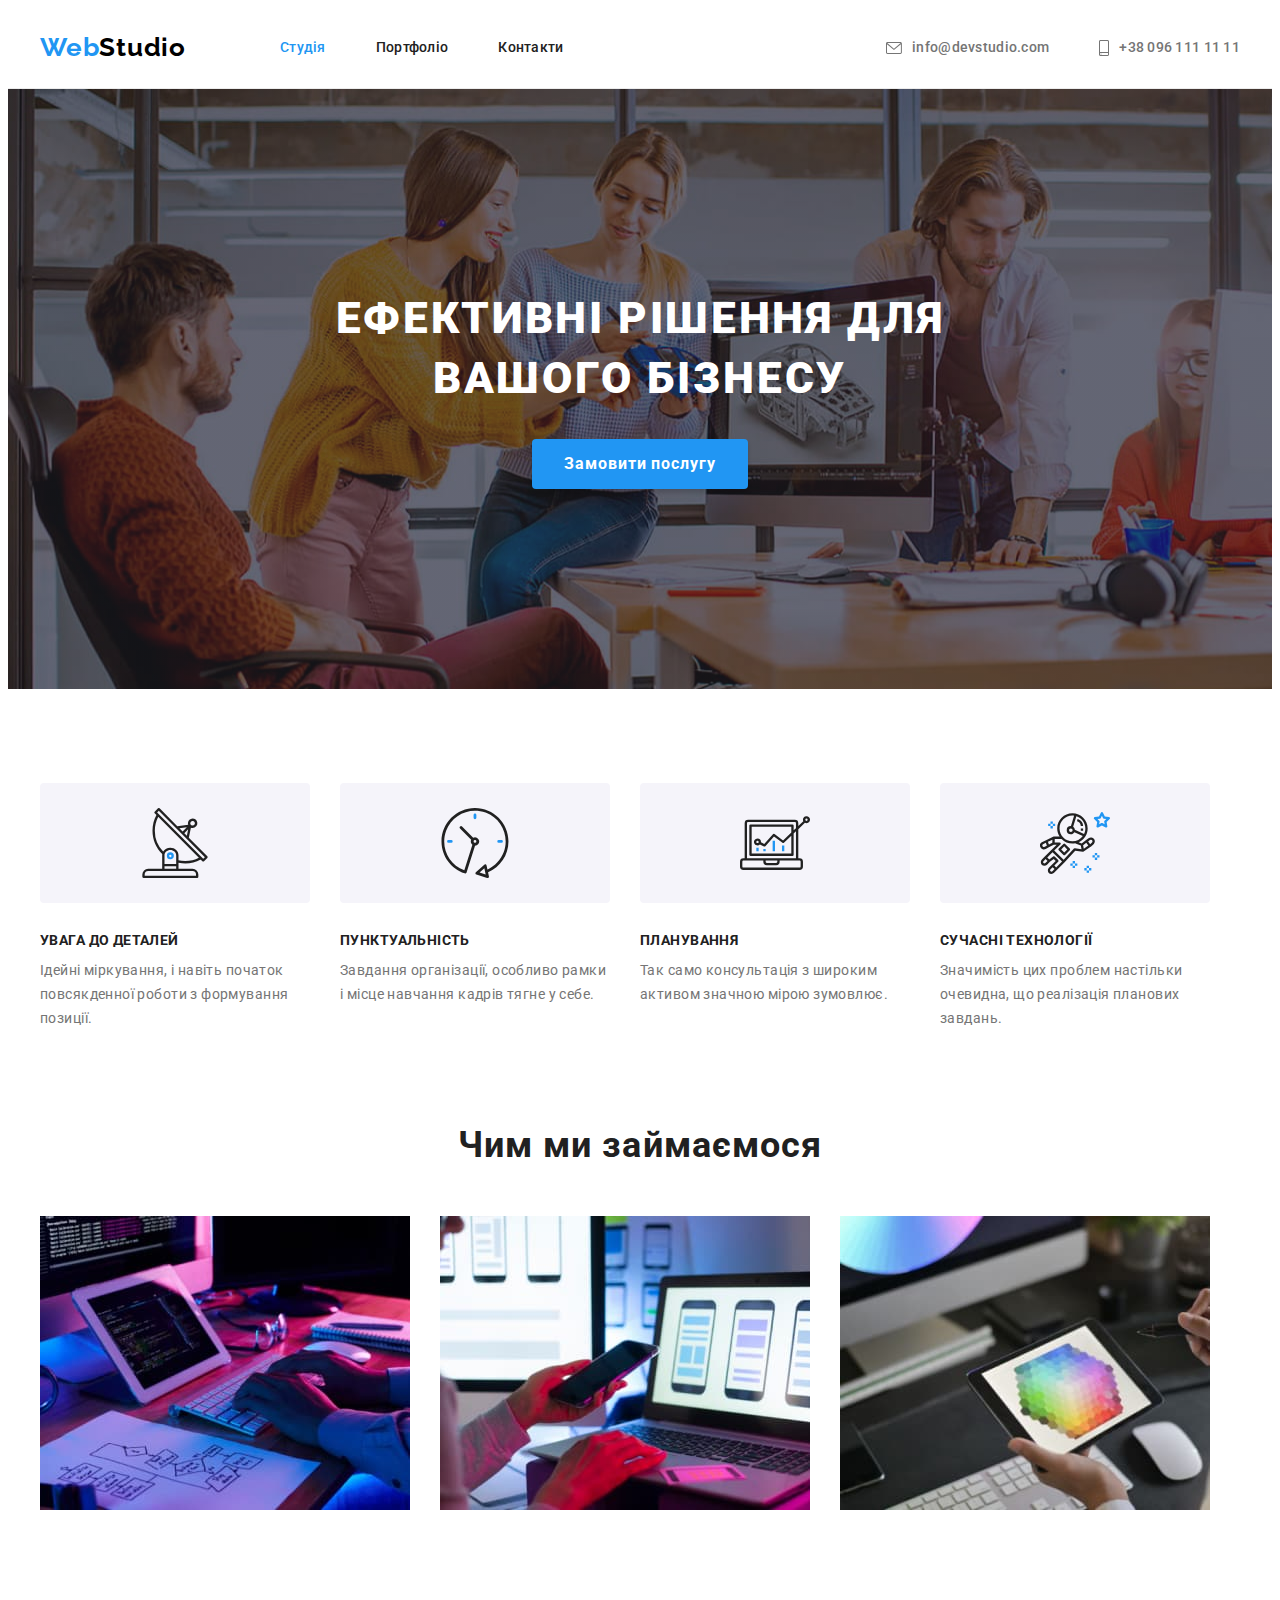
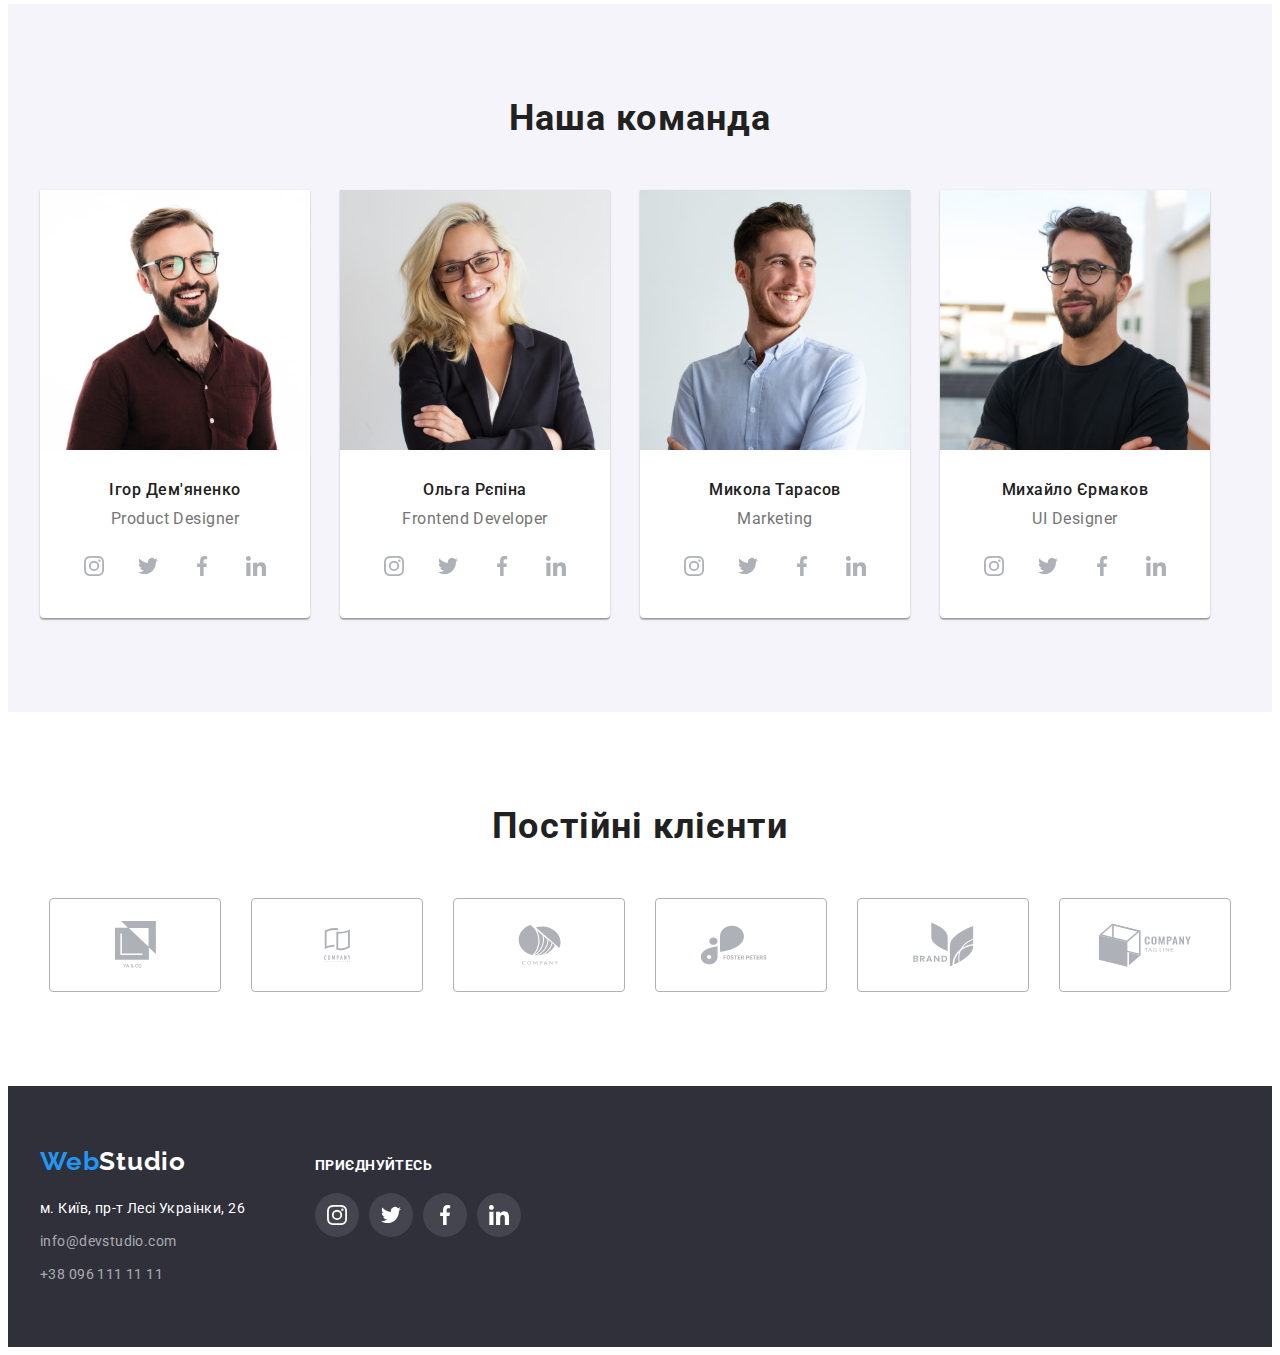
<file: index.html>
<!DOCTYPE html>
<html lang="uk">
  <head>
    <meta charset="UTF-8" />
    <meta http-equiv="X-UA-Compatible" content="IE=edge" />
    <meta name="viewport" content="width=device-width, initial-scale=1.0" />
    <link
      rel="stylesheet"
      href="https://cdnjs.cloudflare.com/ajax/libs/modern-normalize/1.1.0/modern-normalize.min.css"
      integrity="sha512-wpPYUAdjBVSE4KJnH1VR1HeZfpl1ub8YT/NKx4PuQ5NmX2tKuGu6U/JRp5y+Y8XG2tV+wKQpNHVUX03MfMFn9Q=="
      crossorigin="anonymous"
      referrerpolicy="no-referrer"
    />
    <link rel="preconnect" href="https://fonts.googleapis.com" />
    <link rel="preconnect" href="https://fonts.gstatic.com" crossorigin />
    <link
      href="https://fonts.googleapis.com/css2?family=Raleway:wght@700&family=Roboto:wght@400;500;700&display=swap"
      rel="stylesheet"
    />

    <link rel="stylesheet" href="css/styles.css" />
    <title>Portfolio</title>
  </head>
  <body>
    <header class="header">
      <div class="container">
        <div class="header-container">
          <nav class="nav">
            <a href="./index.html" class="logo logo-header">
              Web<span class="header-logo-text">Studio</span>
            </a>
            <ul class="nav-list">
              <li class="nav-item">
                <a href="./index.html" class="nav-link nav-link-current"
                  >Студія</a
                >
              </li>
              <li class="nav-item">
                <a href="./portfolio.html" class="nav-link">Портфоліо</a>
              </li>
              <li class="nav-item">
                <a href="#" class="nav-link">Контакти</a>
              </li>
            </ul>
          </nav>
          <ul class="header-contacts nav-list">
            <li class="nav-item">
              <a href="mailto:info@devstudio.com" class="nav-contacts-email">
                <svg class="icon-contacts" width="16" height="12">
                  <use href="./images/icons.svg#icon-envelope"></use>
                </svg>
                info@devstudio.com
              </a>
            </li>
            <li class="nav-item">
              <a href="tel:+380961111111" class="nav-contacts-tel">
                <svg class="icon-contacts" width="10" height="16">
                  <use href="./images/icons.svg#icon-smartphone"></use>
                </svg>
                +38 096 111 11 11
              </a>
            </li>
          </ul>
        </div>
      </div>
    </header>
    <main>
      <section class="hero">
        <div class="hero-wrap section">
          <div class="container">
            <div class="hero-container">
              <h1 class="hero-title">Ефективні рішення для вашого бізнесу</h1>
              <button type="button" class="hero-button">
                Замовити послугу
              </button>
            </div>
          </div>
        </div>
      </section>
      <section class="advantages section">
        <div class="container">
          <h2 class="visually-hidden">Наші переваги</h2>
          <ul class="advantages-list">
            <li class="advantages-item">
              <div class="wrap-icon">
                <svg class="advantages-icon" width="70px" height="70px">
                  <use href="./images/icons.svg#icon-antenna"></use>
                </svg>
              </div>
              <h3 class="advantages-subtitle">УВАГА ДО ДЕТАЛЕЙ</h3>
              <p class="advantages-description">
                Ідейні міркування, і навіть початок повсякденної роботи з
                формування позиції.
              </p>
            </li>
            <li class="advantages-item">
              <div class="wrap-icon">
                <svg class="advantages-icon" width="70px" height="70px">
                  <use href="./images/icons.svg#icon-clock"></use>
                </svg>
              </div>
              <h3 class="advantages-subtitle">ПУНКТУАЛЬНІСТЬ</h3>
              <p class="advantages-description">
                Завдання організації, особливо рамки і місце навчання кадрів
                тягне у себе.
              </p>
            </li>
            <li class="advantages-item">
              <div class="wrap-icon">
                <svg class="advantages-icon" width="70px" height="70px">
                  <use href="./images/icons.svg#icon-diagram"></use>
                </svg>
              </div>
              <h3 class="advantages-subtitle">ПЛАНУВАННЯ</h3>
              <p class="advantages-description">
                Так само консультація з широким активом значною мірою зумовлює.
              </p>
            </li>
            <li class="advantages-item">
              <div class="wrap-icon">
                <svg class="advantages-icon" width="70px" height="70px">
                  <use href="./images/icons.svg#icon-astronaut"></use>
                </svg>
              </div>
              <h3 class="advantages-subtitle">СУЧАСНІ ТЕХНОЛОГІЇ</h3>
              <p class="advantages-description">
                Значимість цих проблем настільки очевидна, що реалізація
                планових завдань.
              </p>
            </li>
          </ul>
        </div>
      </section>
      <section class="services section">
        <div class="container">
          <h2 class="services-title">Чим ми займаємося</h2>
          <ul class="services-list">
            <li class="services-item">
              <img src="images/box-1.jpg" alt="our services" width="370" />
            </li>
            <li class="services-item">
              <img src="images/box-2.jpg" alt="our services" width="370" />
            </li>
            <li class="services-item">
              <img src="images/box-3.jpg" alt="our services" width="370" />
            </li>
          </ul>
        </div>
      </section>
      <section class="team section">
        <div class="container">
          <h2 class="team-title">Наша команда</h2>
          <ul class="team-list">
            <li class="team-item">
              <img
                class="team-member-picture"
                src="images/Igor.jpg"
                alt="Ігор Дем'яненко"
                width="270"
              />
              <div class="team-wrap">
                <h3 class="team-member">Ігор Дем'яненко</h3>
                <p class="team-member-position">Product Designer</p>
                <ul class="team-social">
                  <li class="team-social__item">
                    <a class="team-social__link" href="#" target="_blank">
                      <svg class="team-icon" height="20" width="20">
                        <use href="./images/icons.svg#icon-instagram"></use>
                      </svg>
                    </a>
                  </li>
                  <li class="team-social__item">
                    <a class="team-social__link" href="#" target="_blank">
                      <svg class="team-icon" height="20" width="20">
                        <use href="./images/icons.svg#icon-twitter"></use>
                      </svg>
                    </a>
                  </li>
                  <li class="team-social__item">
                    <a class="team-social__link" href="#" target="_blank">
                      <svg class="team-icon" height="20" width="20">
                        <use href="./images/icons.svg#icon-facebook"></use>
                      </svg>
                    </a>
                  </li>
                  <li class="team-social__item">
                    <a class="team-social__link" href="#" target="_blank">
                      <svg class="team-icon" height="20" width="20">
                        <use href="./images/icons.svg#icon-linkedin"></use>
                      </svg>
                    </a>
                  </li>
                </ul>
              </div>
            </li>
            <li class="team-item">
              <img
                class="team-member-picture"
                src="images/Olga.jpg"
                alt="Ольга Рєпіна"
                width="270"
              />
              <div class="team-wrap">
                <h3 class="team-member">Ольга Рєпіна</h3>
                <p class="team-member-position">Frontend Developer</p>
                <ul class="team-social">
                  <li class="team-social__item">
                    <a class="team-social__link" href="#" target="_blank">
                      <svg class="team-icon" height="20" width="20">
                        <use href="./images/icons.svg#icon-instagram"></use>
                      </svg>
                    </a>
                  </li>
                  <li class="team-social__item">
                    <a class="team-social__link" href="#" target="_blank">
                      <svg class="team-icon" height="20" width="20">
                        <use href="./images/icons.svg#icon-twitter"></use>
                      </svg>
                    </a>
                  </li>
                  <li class="team-social__item">
                    <a class="team-social__link" href="#" target="_blank">
                      <svg class="team-icon" height="20" width="20">
                        <use href="./images/icons.svg#icon-facebook"></use>
                      </svg>
                    </a>
                  </li>
                  <li class="team-social__item">
                    <a class="team-social__link" href="#" target="_blank">
                      <svg class="team-icon" height="20" width="20">
                        <use href="./images/icons.svg#icon-linkedin"></use>
                      </svg>
                    </a>
                  </li>
                </ul>
              </div>
            </li>
            <li class="team-item">
              <img
                class="team-member-picture"
                src="images/Mykola.jpg"
                alt="Микола Тарасов"
                width="270"
              />
              <div class="team-wrap">
                <h3 class="team-member">Микола Тарасов</h3>
                <p class="team-member-position">Marketing</p>
                <ul class="team-social">
                  <li class="team-social__item">
                    <a class="team-social__link" href="#" target="_blank">
                      <svg class="team-icon" height="20" width="20">
                        <use href="./images/icons.svg#icon-instagram"></use>
                      </svg>
                    </a>
                  </li>
                  <li class="team-social__item">
                    <a class="team-social__link" href="#" target="_blank">
                      <svg class="team-icon" height="20" width="20">
                        <use href="./images/icons.svg#icon-twitter"></use>
                      </svg>
                    </a>
                  </li>
                  <li class="team-social__item">
                    <a class="team-social__link" href="#" target="_blank">
                      <svg class="team-icon" height="20" width="20">
                        <use href="./images/icons.svg#icon-facebook"></use>
                      </svg>
                    </a>
                  </li>
                  <li class="team-social__item">
                    <a class="team-social__link" href="#" target="_blank">
                      <svg class="team-icon" height="20" width="20">
                        <use href="./images/icons.svg#icon-linkedin"></use>
                      </svg>
                    </a>
                  </li>
                </ul>
              </div>
            </li>
            <li class="team-item">
              <img
                class="team-member-picture"
                src="images/Mykhailo.jpg"
                alt="Михайло Єрмаков"
                width="270"
              />
              <div class="team-wrap">
                <h3 class="team-member">Михайло Єрмаков</h3>
                <p class="team-member-position">UI Designer</p>
                <ul class="team-social">
                  <li class="team-social__item">
                    <a class="team-social__link" href="#" target="_blank">
                      <svg class="team-icon" height="20" width="20">
                        <use href="./images/icons.svg#icon-instagram"></use>
                      </svg>
                    </a>
                  </li>
                  <li class="team-social__item">
                    <a class="team-social__link" href="#" target="_blank">
                      <svg class="team-icon" height="20" width="20">
                        <use href="./images/icons.svg#icon-twitter"></use>
                      </svg>
                    </a>
                  </li>
                  <li class="team-social__item">
                    <a class="team-social__link" href="#" target="_blank">
                      <svg class="team-icon" height="20" width="20">
                        <use href="./images/icons.svg#icon-facebook"></use>
                      </svg>
                    </a>
                  </li>
                  <li class="team-social__item">
                    <a class="team-social__link" href="#" target="_blank">
                      <svg class="team-icon" height="20" width="20">
                        <use href="./images/icons.svg#icon-linkedin"></use>
                      </svg>
                    </a>
                  </li>
                </ul>
              </div>
            </li>
          </ul>
        </div>
      </section>
      <section class="clients section">
        <div class="container">
          <h2 class="clients-title">Постійні клієнти</h2>
          <ul class="clients-list">
            <li class="clients-item">
              <a class="clients-link" href="#" target="_blank">
                <svg class="clients-icon" width="41px" height="47px">
                  <use href="./images/icons.svg#icon-logo-1"></use>
                </svg>
              </a>
            </li>
            <li class="clients-item">
              <a class="clients-link" href="#" target="_blank">
                <svg class="clients-icon" width="39px" height="34px">
                  <use href="./images/icons.svg#icon-logo-2"></use>
                </svg>
              </a>
            </li>
            <li class="clients-item">
              <a class="clients-link" href="#" target="_blank">
                <svg class="clients-icon" width="43px" height="43px">
                  <use href="./images/icons.svg#icon-logo-3"></use>
                </svg>
              </a>
            </li>
            <li class="clients-item">
              <a class="clients-link" href="#" target="_blank">
                <svg class="clients-icon" width="85px" height="40px">
                  <use href="./images/icons.svg#icon-logo-4"></use>
                </svg>
              </a>
            </li>
            <li class="clients-item">
              <a class="clients-link" href="#" target="_blank">
                <svg class="clients-icon" width="63px" height="45px">
                  <use href="./images/icons.svg#icon-logo-5"></use>
                </svg>
              </a>
            </li>
            <li class="clients-item">
              <a class="clients-link" href="#" target="_blank">
                <svg class="clients-icon" width="94px" height="44px">
                  <use href="./images/icons.svg#icon-logo-6"></use>
                </svg>
              </a>
            </li>
          </ul>
        </div>
      </section>
    </main>
    <footer class="footer">
      <div class="container">
        <div class="footer-wrap">
          <div class="address-wrap">
            <a href="./index.html" class="logo">
              Web<span class="footer-logo-text">Studio</span>
            </a>
            <address class="address">
              <ul class="address-list">
                <li class="address-item">
                  <a
                    href="https://goo.gl/maps/CPtrU1FHBa2aNyZL9"
                    target="_blank"
                    rel="noopener noreferrer nofollow"
                    class="address-link"
                    >м. Київ, пр-т Лесі Украінки, 26</a
                  >
                </li>
                <li class="address-item">
                  <a href="mailto:info@devstudio.com" class="address-link-email"
                    >info@devstudio.com</a
                  >
                </li>
                <li class="address-item">
                  <a href="tel:+380961111111" class="address-link-tel"
                    >+38 096 111 11 11</a
                  >
                </li>
              </ul>
            </address>
          </div>
          <div class="subscribe">
            <p class="subscribe-subtitle">приєднуйтесь</p>
            <ul class="footer-social">
              <li class="footer-social__item">
                <a class="footer-social__link" href="#" target="_blank">
                  <svg class="footer-social__icon" height="20" width="20">
                    <use href="./images/icons.svg#icon-instagram"></use>
                  </svg>
                </a>
              </li>
              <li class="footer-social__item">
                <a class="footer-social__link" href="#" target="_blank">
                  <svg class="footer-social__icon" height="20" width="20">
                    <use href="./images/icons.svg#icon-twitter"></use>
                  </svg>
                </a>
              </li>
              <li class="footer-social__item">
                <a class="footer-social__link" href="#" target="_blank">
                  <svg class="footer-social__icon" height="20" width="20">
                    <use href="./images/icons.svg#icon-facebook"></use>
                  </svg>
                </a>
              </li>
              <li class="footer-social__item">
                <a class="footer-social__link" href="#" target="_blank">
                  <svg class="footer-social__icon" height="20" width="20">
                    <use href="./images/icons.svg#icon-linkedin"></use>
                  </svg>
                </a>
              </li>
            </ul>
          </div>
        </div>
      </div>
    </footer>
  </body>
</html>
</file>
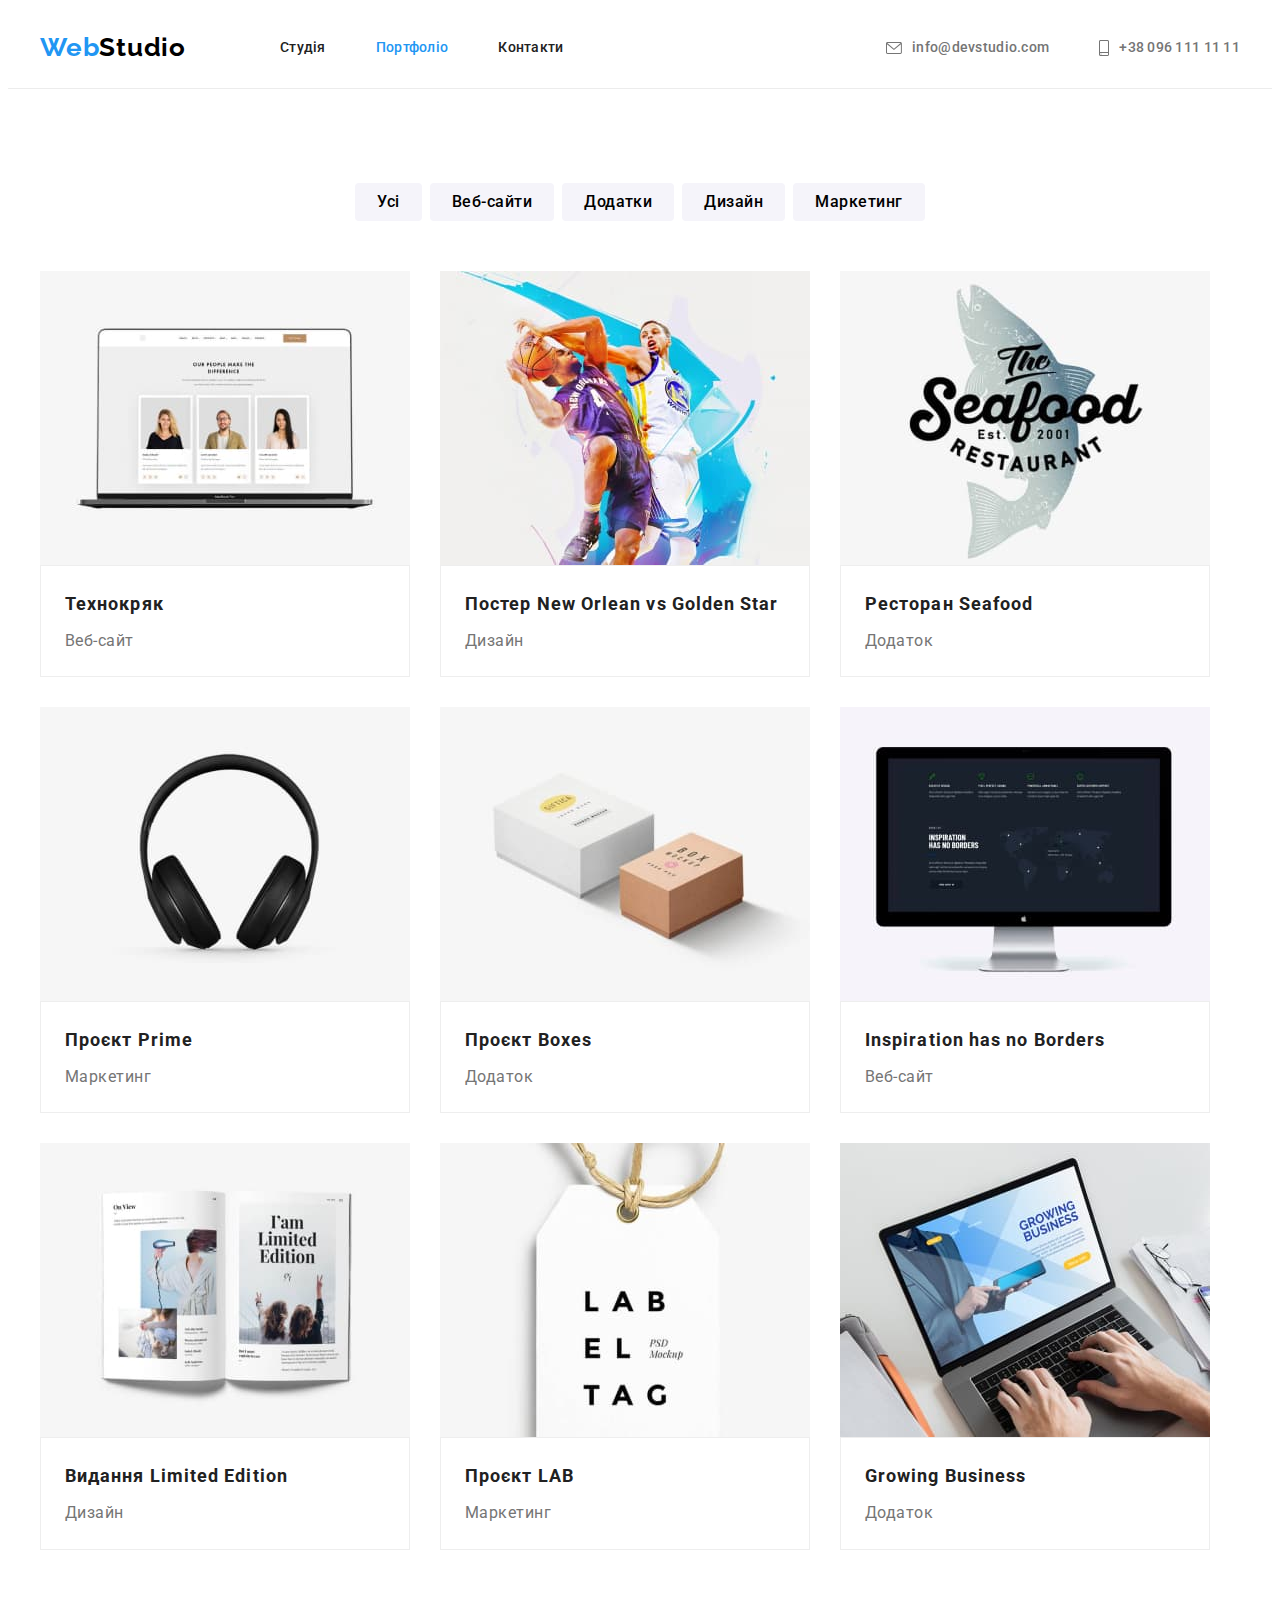
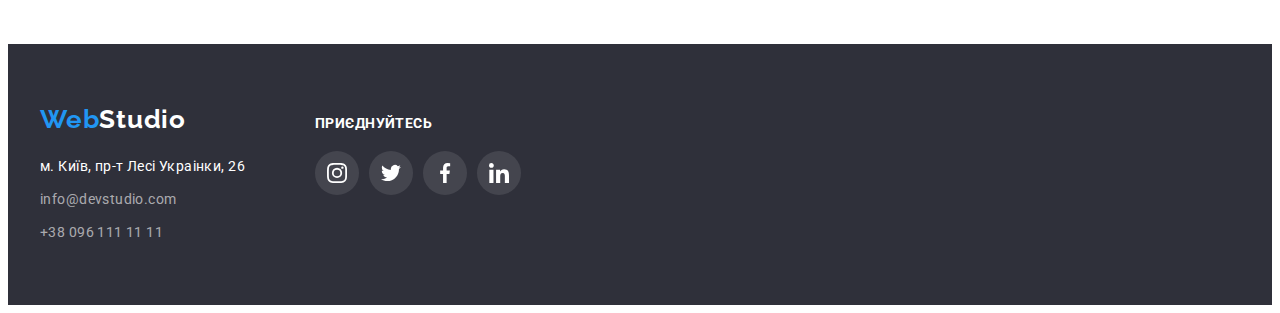
<file: portfolio.html>
<!DOCTYPE html>
<html lang="uk">
  <head>
    <meta charset="UTF-8" />
    <meta http-equiv="X-UA-Compatible" content="IE=edge" />
    <meta name="viewport" content="width=device-width, initial-scale=1.0" />
    <link
      rel="stylesheet"
      href="https://cdnjs.cloudflare.com/ajax/libs/modern-normalize/1.1.0/modern-normalize.min.css"
      integrity="sha512-wpPYUAdjBVSE4KJnH1VR1HeZfpl1ub8YT/NKx4PuQ5NmX2tKuGu6U/JRp5y+Y8XG2tV+wKQpNHVUX03MfMFn9Q=="
      crossorigin="anonymous"
      referrerpolicy="no-referrer"
    />
    <link rel="preconnect" href="https://fonts.googleapis.com" />
    <link rel="preconnect" href="https://fonts.gstatic.com" crossorigin />
    <link
      href="https://fonts.googleapis.com/css2?family=Raleway:wght@700&family=Roboto:wght@400;500;700&display=swap"
      rel="stylesheet"
    />

    <link rel="stylesheet" href="css/styles.css" />
    <title>Portfolio</title>
  </head>
  <body>
    <header class="header">
      <div class="container">
        <div class="header-container">
          <nav class="nav">
            <a href="./index.html" class="logo logo-header">
              Web<span class="header-logo-text">Studio</span>
            </a>
            <ul class="nav-list">
              <li class="nav-item">
                <a href="./index.html" class="nav-link">Студія</a>
              </li>
              <li class="nav-item">
                <a href="./portfolio.html" class="nav-link nav-link-current"
                  >Портфоліо</a
                >
              </li>
              <li class="nav-item">
                <a href="#" class="nav-link">Контакти</a>
              </li>
            </ul>
          </nav>
          <ul class="header-contacts nav-list">
            <li class="nav-item">
              <a href="mailto:info@devstudio.com" class="nav-contacts-email">
                <svg class="icon-contacts" width="16" height="12">
                  <use href="./images/icons.svg#icon-envelope"></use>
                </svg>
                info@devstudio.com
              </a>
            </li>
            <li class="nav-item">
              <a href="tel:+380961111111" class="nav-contacts-tel">
                <svg class="icon-contacts" width="10" height="16">
                  <use href="./images/icons.svg#icon-smartphone"></use>
                </svg>
                +38 096 111 11 11
              </a>
            </li>
          </ul>
        </div>
      </div>
    </header>
    <main>
      <section class="portfolio section">
        <div class="container">
          <h1 class="visually-hidden">Наші роботи</h1>
          <ul class="filter">
            <li class="filter-item">
              <button type="button" class="filter-button">Усі</button>
            </li>
            <li class="filter-item">
              <button type="button" class="filter-button">Веб-сайти</button>
            </li>
            <li class="filter-item">
              <button type="button" class="filter-button">Додатки</button>
            </li>
            <li class="filter-item">
              <button type="button" class="filter-button">Дизайн</button>
            </li>
            <li class="filter-item">
              <button type="button" class="filter-button">Маркетинг</button>
            </li>
          </ul>
          <ul class="portfolio-examples">
            <li class="portfolio-item">
              <img
                class="portfolio-picture"
                src="./images/project-1.jpg"
                alt="Технокряк"
                width="370"
              />
              <div class="portfolio-text">
                <h2 class="portfolio-subtitle">Технокряк</h2>
                <p class="portfolio-description">Веб-сайт</p>
              </div>
            </li>
            <li class="portfolio-item">
              <img
                class="portfolio-picture"
                src="./images/project-2.jpg"
                alt="Постер New Orlean vs Golden Star"
                width="370"
              />
              <div class="portfolio-text">
                <h2 class="portfolio-subtitle">
                  Постер New Orlean vs Golden Star
                </h2>
                <p class="portfolio-description">Дизайн</p>
              </div>
            </li>
            <li class="portfolio-item">
              <img
                class="portfolio-picture"
                src="./images/project-3.jpg"
                alt="Ресторан Seafood"
                width="370"
              />
              <div class="portfolio-text">
                <h2 class="portfolio-subtitle">Ресторан Seafood</h2>
                <p class="portfolio-description">Додаток</p>
              </div>
            </li>
            <li class="portfolio-item">
              <img
                class="portfolio-picture"
                src="./images/project-4.jpg"
                alt="Проєкт Prime"
                width="370"
              />
              <div class="portfolio-text">
                <h2 class="portfolio-subtitle">Проєкт Prime</h2>
                <p class="portfolio-description">Маркетинг</p>
              </div>
            </li>
            <li class="portfolio-item">
              <img
                class="portfolio-picture"
                src="./images/project-5.jpg"
                alt="Проєкт Boxes"
                width="370"
              />
              <div class="portfolio-text">
                <h2 class="portfolio-subtitle">Проєкт Boxes</h2>
                <p class="portfolio-description">Додаток</p>
              </div>
            </li>
            <li class="portfolio-item">
              <img
                class="portfolio-picture"
                src="./images/project-6.jpg"
                alt="Inspiration has no Borders"
                width="370"
              />
              <div class="portfolio-text">
                <h2 class="portfolio-subtitle">Inspiration has no Borders</h2>
                <p class="portfolio-description">Веб-сайт</p>
              </div>
            </li>
            <li class="portfolio-item">
              <img
                class="portfolio-picture"
                src="./images/project-7.jpg"
                alt="Видання Limited Edition"
                width="370"
              />
              <div class="portfolio-text">
                <h2 class="portfolio-subtitle">Видання Limited Edition</h2>
                <p class="portfolio-description">Дизайн</p>
              </div>
            </li>
            <li class="portfolio-item">
              <img
                class="portfolio-picture"
                src="./images/project-8.jpg"
                alt="Проєкт LAB"
                width="370"
              />
              <div class="portfolio-text">
                <h2 class="portfolio-subtitle">Проєкт LAB</h2>
                <p class="portfolio-description">Маркетинг</p>
              </div>
            </li>
            <li class="portfolio-item">
              <img
                class="portfolio-picture"
                src="./images/project-9.jpg"
                alt="Growing Business"
                width="370"
              />
              <div class="portfolio-text">
                <h2 class="portfolio-subtitle">Growing Business</h2>
                <p class="portfolio-description">Додаток</p>
              </div>
            </li>
          </ul>
        </div>
      </section>
    </main>
    <footer class="footer">
      <div class="container">
        <div class="footer-wrap">
          <div class="address-wrap">
            <a href="./index.html" class="logo">
              Web<span class="footer-logo-text">Studio</span>
            </a>
            <address class="address">
              <ul class="address-list">
                <li class="address-item">
                  <a
                    href="https://goo.gl/maps/CPtrU1FHBa2aNyZL9"
                    target="_blank"
                    rel="noopener noreferrer nofollow"
                    class="address-link"
                    >м. Київ, пр-т Лесі Украінки, 26</a
                  >
                </li>
                <li class="address-item">
                  <a href="mailto:info@devstudio.com" class="address-link-email"
                    >info@devstudio.com</a
                  >
                </li>
                <li class="address-item">
                  <a href="tel:+380961111111" class="address-link-tel"
                    >+38 096 111 11 11</a
                  >
                </li>
              </ul>
            </address>
          </div>
          <div class="subscribe">
            <p class="subscribe-subtitle">приєднуйтесь</p>
            <ul class="footer-social">
              <li class="footer-social__item">
                <a class="footer-social__link" href="#" target="_blank">
                  <svg class="footer-social__icon" height="20" width="20">
                    <use href="./images/icons.svg#icon-instagram"></use>
                  </svg>
                </a>
              </li>
              <li class="footer-social__item">
                <a class="footer-social__link" href="#" target="_blank">
                  <svg class="footer-social__icon" height="20" width="20">
                    <use href="./images/icons.svg#icon-twitter"></use>
                  </svg>
                </a>
              </li>
              <li class="footer-social__item">
                <a class="footer-social__link" href="#" target="_blank">
                  <svg class="footer-social__icon" height="20" width="20">
                    <use href="./images/icons.svg#icon-facebook"></use>
                  </svg>
                </a>
              </li>
              <li class="footer-social__item">
                <a class="footer-social__link" href="#" target="_blank">
                  <svg class="footer-social__icon" height="20" width="20">
                    <use href="./images/icons.svg#icon-linkedin"></use>
                  </svg>
                </a>
              </li>
            </ul>
          </div>
        </div>
      </div>
    </footer>
  </body>
</html>
</file>
<file: css/styles.css>
:root {
  --logo-color: #000;
  --text-color: #212121;
  --link-color: #2196f3;
  --button-color: #188ce8;
  --primary-white-color: #ffffff;
  --primary-text-color: #757575;
  --primary-background-color: #f5f4fa;
  --secondary-backgroung-color: #2f303a;

  /* icons colors */
  --icons-color: #afb1b8;
  --icons-bg-color: #2196f3;
  --icons-hover-color: #fff;

  /*  */
  --items: 3;
  --indent: 30px;
}

ul {
  list-style: none;
  padding: 0;
  margin: 0;
}
a {
  text-decoration: none;
  color: inherit;
}
h1,
h2,
h3,
h4,
h5,
h6 {
  margin: 0;
}
p {
  margin: 0;
}
address {
  font-style: normal;
}
button {
  font-family: inherit;
  padding: 0;
  margin: 0;
}
img {
  display: block;
  max-width: 100%;
  height: auto;
}

/* Body */
body {
  color: var(--text-color);
  background-color: var(--primary-white-color);
  font-family: "Roboto", sans-serif;
}

.container {
  max-width: 1200px;
  width: 100%;
  margin-left: auto;
  margin-right: auto;
  padding-left: 15px;
  padding-right: 15px;
}

.section {
  padding-top: 94px;
  padding-bottom: 94px;
}

/* header for index.html and portfolio.html */
.header {
  border-bottom: 1px solid #ececec;
}

.header-container {
  display: flex;
  align-items: center;
}

/* logo */

.logo-header {
  margin-right: 94px;
  padding-top: 24px;
  padding-bottom: 25px;
}

.logo {
  font-family: "Raleway", sans-serif;
  font-weight: 700;
  font-size: 26px;
  line-height: 1.2;
  letter-spacing: 0.03em;
  text-decoration: none;
  color: var(--link-color);
}
.header-logo-text {
  color: var(--logo-color);
}

/* navigation  */
.nav {
  display: flex;
  align-items: center;
}

.nav-list {
  display: flex;
}

.nav-item:not(:last-child) {
  margin-right: 50px;
}

.nav-item a:hover,
.nav-item a:focus {
  color: var(--link-color);
}

.nav-link {
  display: inline-block;
  padding-top: 32px;
  padding-bottom: 32px;

  font-weight: 500;
  font-size: 14px;
  line-height: 1.14;
  letter-spacing: 0.02em;
  text-decoration: none;
  color: var(--text-color);
}

.nav-link-current {
  color: #2196f3;
}

/* header contacts */
.header-contacts {
  margin-left: auto;
}

.nav-contacts-email,
.nav-contacts-tel {
  display: flex;
  align-items: center;
  padding-top: 32px;
  padding-bottom: 32px;
  font-weight: 500;
  font-size: 14px;
  line-height: 1.14;
  letter-spacing: 0.02em;
  text-decoration: none;
  color: var(--primary-text-color);
}

.icon-contacts {
  margin-right: 10px;
  fill: currentColor;
}

/* index.html main */

/* section 1 - hero */

.hero-wrap {
  max-width: 1600px;
  margin-left: auto;
  margin-right: auto;
  background: linear-gradient(
      to right,
      rgba(47, 48, 58, 0.4),
      rgba(47, 48, 58, 0.4)
    ),
    url(../images/bg-img.jpg), var(--secondary-backgroung-color);
}

.hero .section {
  padding-top: 200px;
  padding-bottom: 200px;
}

.hero-container {
  max-width: 700px;
  margin-left: auto;
  margin-right: auto;
  text-align: center;
}

.hero-title {
  font-size: 44px;
  font-weight: 900;
  line-height: 1.36;
  letter-spacing: 0.06em;
  text-align: center;
  text-transform: uppercase;
  color: var(--primary-white-color);
  margin-bottom: 30px;
}

.hero-button {
  width: 216px;
  height: 50px;
  background: var(--link-color);
  box-shadow: 0px 4px 4px rgba(0, 0, 0, 0.15);
  border: none;
  border-radius: 4px;
  font-size: 16px;
  font-weight: 700;
  line-height: 1.88;
  letter-spacing: 0.06em;
  text-align: center;
  color: var(--primary-white-color);
  cursor: pointer;
}

.hero-button:hover,
.hero-button:focus {
  background: var(--button-color);
}

/* section 2 - advantages */
.visually-hidden {
  position: absolute;
  white-space: nowrap;
  width: 1px;
  height: 1px;
  overflow: hidden;
  border: 0;
  padding: 0;
  clip: rect(0 0 0 0);
  clip-path: inset(50%);
  margin: -1px;
}

.advantages-list {
  display: flex;
  gap: 30px;
}

.advantages-item {
  max-width: 270px;
}

/* .advantages-item:not(:last-child) {
  margin-right: 30px;
} */

.advantages .wrap-icon {
  display: flex;
  justify-content: center;
  align-items: center;
  height: 120px;
  background-color: #f5f4fa;
  border-radius: 4px;
  margin-bottom: 30px;
}

.advantages-subtitle {
  font-size: 14px;
  font-weight: 700;
  line-height: 1.14;
  letter-spacing: 0.03em;
  text-align: left;
  margin-bottom: 10px;
}

.advantages-description {
  font-size: 14px;
  line-height: 1.71;
  letter-spacing: 0.03em;
  color: var(--primary-text-color);
}

/* section 3 - services */
.services.section {
  padding-top: 0;
}
.services-title,
.team-title,
.clients-title {
  font-weight: 700;
  font-size: 36px;
  line-height: 1.16;
  text-align: center;
  letter-spacing: 0.03em;
}

.services-title {
  margin-bottom: 50px;
}

.services-list {
  display: flex;
}

.services-item:not(:last-child) {
  margin-right: 30px;
}

/* section 4 - team */
.team {
  background: var(--primary-background-color);
}

.team-title {
  margin-bottom: 50px;
}
.team-list {
  display: flex;
}

.team-item {
  background-color: #ffffff;
  box-shadow: 0px 1px 3px rgba(0, 0, 0, 0.12), 0px 1px 1px rgba(0, 0, 0, 0.14),
    0px 2px 1px rgba(0, 0, 0, 0.2);
  border-radius: 0px 0px 4px 4px;
}

.team-item:not(:last-child) {
  margin-right: 30px;
}

.team-wrap {
  padding-top: 30px;
  padding-bottom: 30px;
}

.team-member {
  font-weight: 500;
  font-size: 16px;
  line-height: 1.19;
  text-align: center;
  letter-spacing: 0.03em;
  margin-bottom: 10px;
}

.team-member-position {
  margin-bottom: 16px;
  font-size: 16px;
  line-height: 1.19;
  text-align: center;
  letter-spacing: 0.03em;
  color: var(--primary-text-color);
}

.team-social {
  display: flex;
  justify-content: center;
}

.team-social__item:not(:last-child) {
  margin-right: 10px;
}

.team-social__link {
  display: flex;
  justify-content: center;
  align-items: center;
  width: 44px;
  height: 44px;
  border-radius: 50%;
  color: var(--icons-color);
}

.team-social__link:hover,
.team-social__link:focus {
  background-color: var(--icons-bg-color);
  color: var(--icons-hover-color);
}

.team-icon {
  fill: currentColor;
}

/* section 5 - our clients */

.clients-list {
  display: flex;
  justify-content: center;
  gap: 30px;
}

.clients-title {
  margin-bottom: 50px;
}

.clients-link {
  display: flex;
  justify-content: center;
  align-items: center;
  width: 170px;
  height: 92px;
  color: var(--icons-color);
  border: 1px solid #afb1b8;
  border-radius: 4px;
}

.clients-link:hover,
.clients-link:focus {
  color: var(--icons-bg-color);
  border: 1px solid var(--icons-bg-color);
}

.clients-icon {
  fill: currentColor;
}

/* footer for index.html and portfolio.html */

.footer {
  background-color: var(--secondary-backgroung-color);
  padding-top: 60px;
  padding-bottom: 60px;
}

.footer-wrap {
  display: flex;
  align-items: baseline;
}

.footer .address-wrap {
  margin-right: 70px;
}

.footer .logo {
  display: inline-block;
  margin-bottom: 20px;
}

.footer-logo-text {
  color: var(--primary-white-color);
}

.address-item:not(:last-child) {
  margin-bottom: 9px;
}

.address-link {
  font-size: 14px;
  line-height: 1.71;
  letter-spacing: 0.03em;
  color: var(--primary-white-color);
  text-decoration: none;
  font-style: normal;
}

.address-link-email,
.address-link-tel {
  font-size: 14px;
  line-height: 1.71;
  letter-spacing: 0.03em;
  color: rgba(255, 255, 255, 0.6);
  text-decoration: none;
  font-style: normal;
}

.address-item a:hover,
.address-item a:focus {
  color: var(--link-color);
}

/* footer - subscribe */

.footer .subscribe-subtitle {
  font-family: "Roboto";
  font-weight: 700;
  font-size: 14px;
  line-height: 16px;
  letter-spacing: 0.03em;
  text-transform: uppercase;
  color: var(--primary-white-color);
  margin-bottom: 20px;
}

.footer-social {
  display: flex;
  justify-content: center;
}

.footer-social__item:not(:last-child) {
  margin-right: 10px;
}

.footer-social__link {
  display: flex;
  justify-content: center;
  align-items: center;
  width: 44px;
  height: 44px;
  border-radius: 50%;
  color: var(--primary-white-color);
  background: rgba(255, 255, 255, 0.1);
}

.footer-social__link:hover,
.footer-social__link:focus {
  background-color: var(--icons-bg-color);
  color: var(--icons-hover-color);
}

.footer-social__icon {
  fill: currentColor;
}

/*  */
/* portfolio.html styles  */
/*  */

/* portfolio filter */

.filter {
  display: flex;
  justify-content: center;
  margin-bottom: 50px;
}

.filter-item:not(:last-child) {
  margin-right: 8px;
}

.filter-button {
  font-family: inherit;
  background: var(--primary-background-color);
  border: none;
  border-radius: 4px;
  font-weight: 500;
  font-size: 16px;
  line-height: 1.63;
  text-align: center;
  letter-spacing: 0.03em;
  cursor: pointer;
  padding: 6px 22px;
}

.filter-button:hover,
.filter-button:focus {
  color: var(--primary-white-color);
  background: var(--link-color);
  box-shadow: 0px 3px 1px rgba(0, 0, 0, 0.1), 0px 1px 2px rgba(0, 0, 0, 0.08),
    0px 2px 2px rgba(0, 0, 0, 0.12);
  border-radius: 4px;
}

/* portfolio examples */

.portfolio-examples {
  display: flex;
  flex-wrap: wrap;
  gap: var(--indent);
}
.portfolio-item {
  flex-basis: calc((100% - var(--indent) * (var(--items)-1)) / var(--items));
}
.portfolio-item:hover,
.portfolio-item:focus {
  background: var(--primary-white-color);
  box-shadow: 0px 1px 1px rgba(0, 0, 0, 0.12), 0px 4px 4px rgba(0, 0, 0, 0.06),
    1px 4px 6px rgba(0, 0, 0, 0.16);
}

.portfolio-text {
  padding-top: 20px;
  padding-bottom: 20px;
  padding-left: 24px;
  border: 1px solid #eeeeee;
}

.portfolio-subtitle {
  font-weight: 700;
  font-size: 18px;
  line-height: 2;
  letter-spacing: 0.06em;
  margin-bottom: 4px;
}

.portfolio-description {
  font-size: 16px;
  line-height: 1.88;
  letter-spacing: 0.03em;
  color: var(--primary-text-color);
}
</file>
